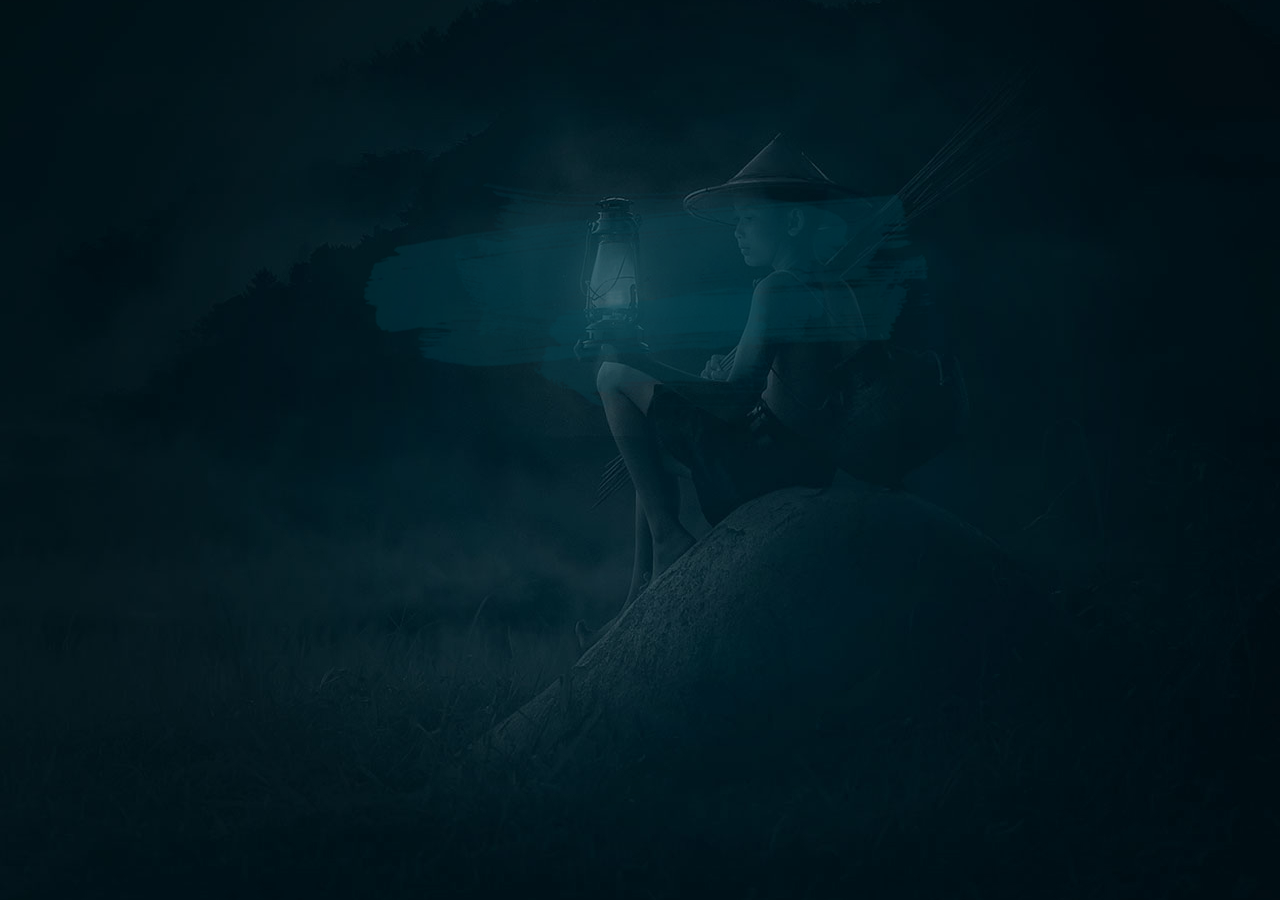
<file: index.html>
<!DOCTYPE html>
<html lang="en">
<head>
  <meta charset="UTF-8">
  <meta http-equiv="X-UA-Compatible" content="IE=edge">
  <meta name="viewport" content="width=device-width, initial-scale=1.0">
  <title>Main</title>
  <link rel="stylesheet" href="./Style/normalize.css">
  <link rel="stylesheet" href="./Style/others.css">
  <link rel="preconnect" href="https://fonts.googleapis.com">
  <link rel="preconnect" href="https://fonts.gstatic.com" crossorigin>
  <link href="https://fonts.googleapis.com/css2?family=Open+Sans:wght@300;400;500;600;700;800&display=swap" rel="stylesheet">
</head>
<body>
  <div class="welcome">
    <div class="welcome__container">
      <div class="central">
        <img src="./img-offers-page/logo-welcome.png" alt="welcome-logo" class="central__logo">
        <div class="central__subtitle">Открой для себя Азию</div>
        <a href="main.html" class="button button--color--red">Войти</a>
      </div>
    </div>
  </div>
</body>
</html>
</file>
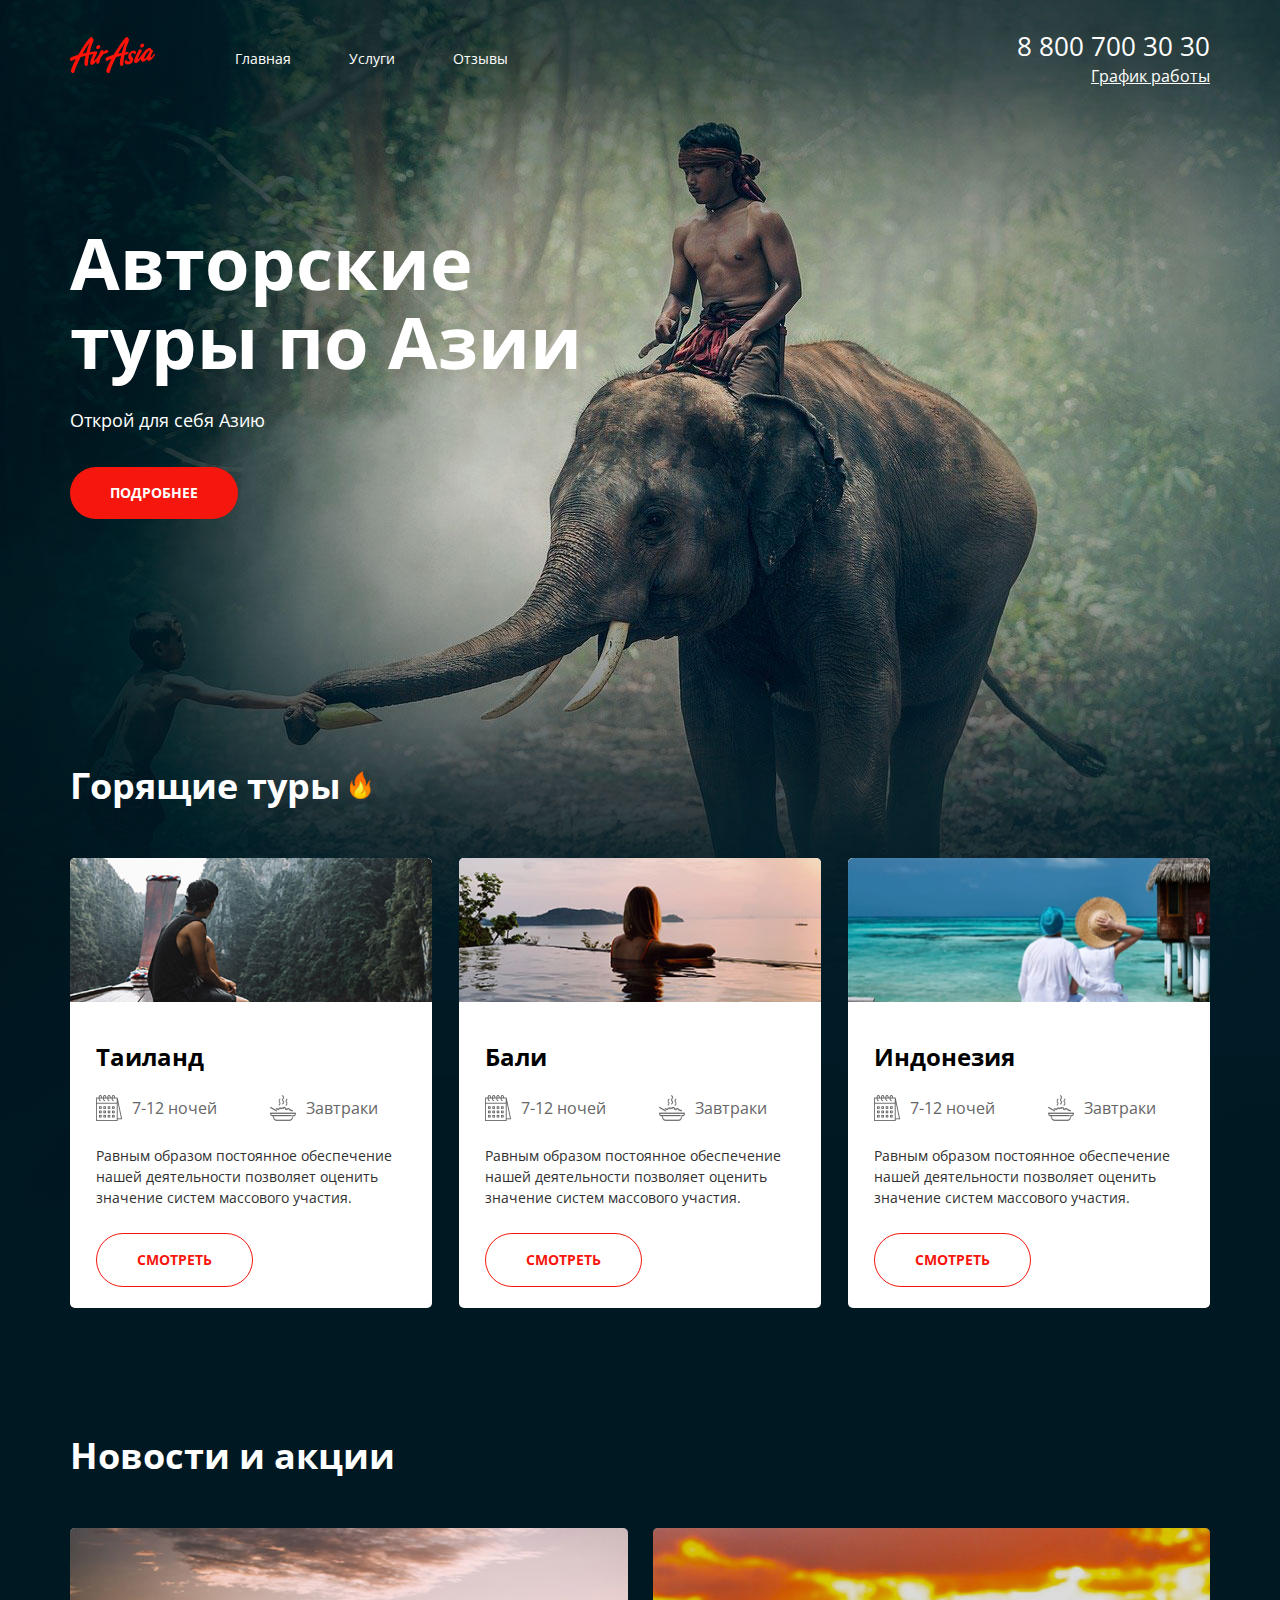
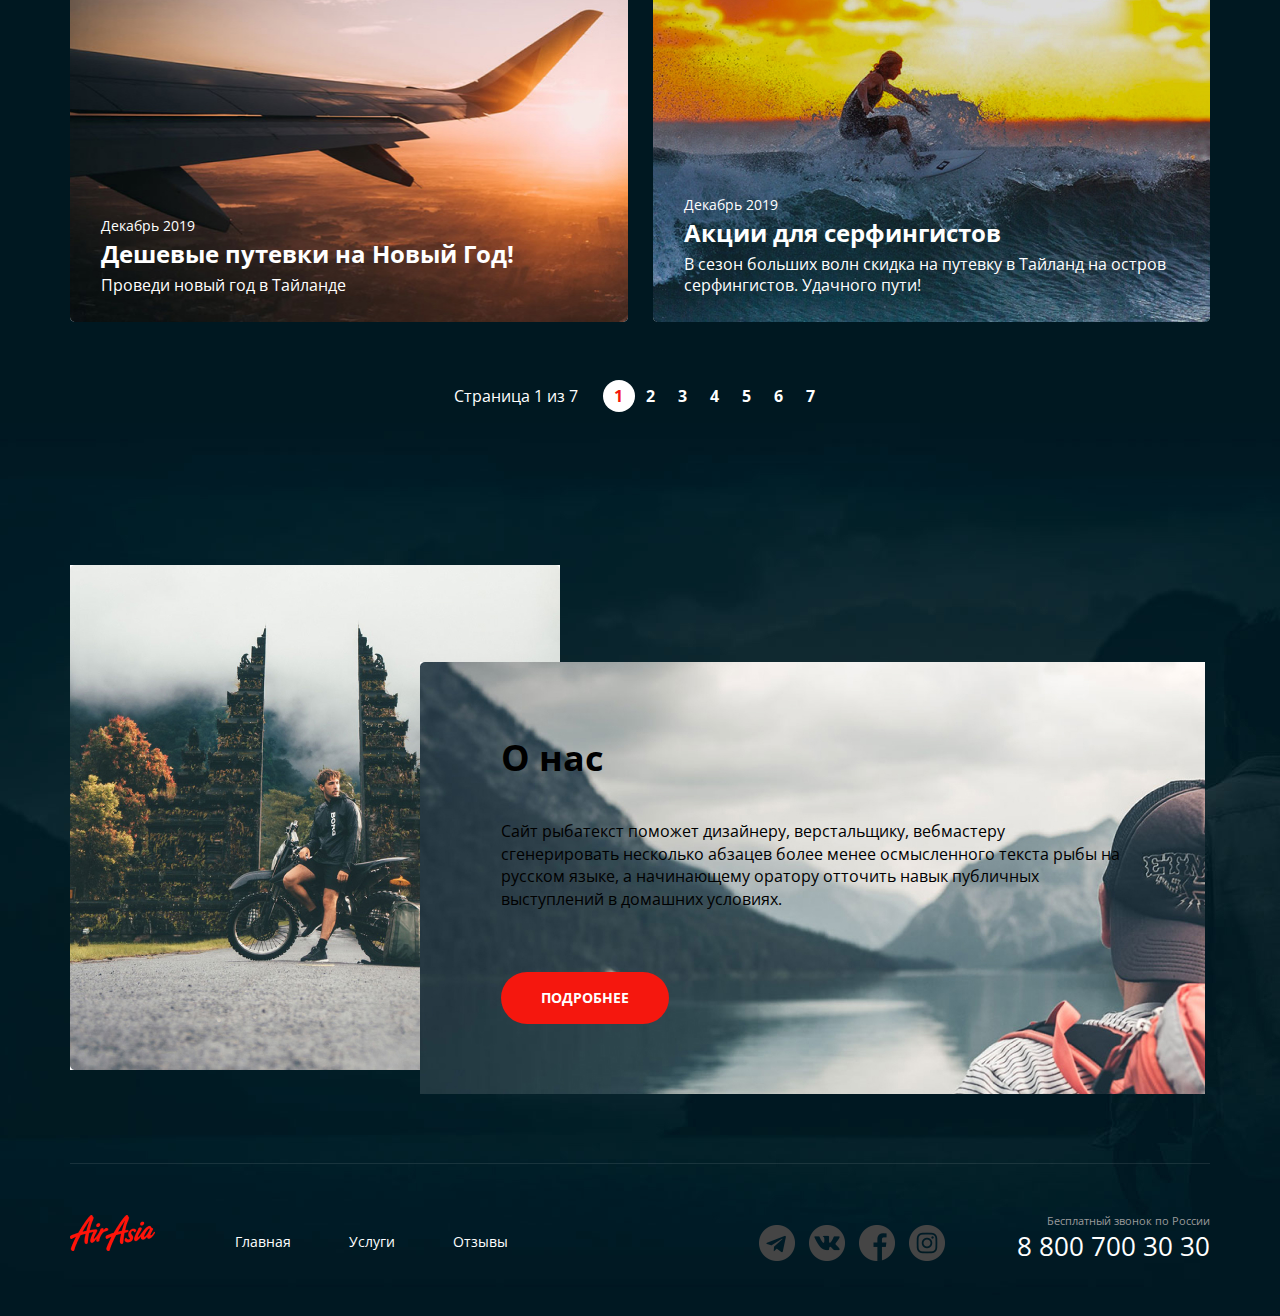
<file: main.html>
<!DOCTYPE html>
<html lang="ru">
<head>
  <meta charset="UTF-8">
  <meta http-equiv="X-UA-Compatible" content="IE=edge">
  <meta name="viewport" content="width=1200, initial-scale=1.0">
  <title>Air Asia</title>
  <link rel="stylesheet" href="./Style/normalize.css">
  <link rel="stylesheet" href="./Style/base.css">
  <link rel="preconnect" href="https://fonts.googleapis.com">
  <link rel="preconnect" href="https://fonts.gstatic.com" crossorigin>
  <link href="https://fonts.googleapis.com/css2?family=Open+Sans:wght@300;400;500;600;700;800&display=swap" rel="stylesheet">
</head>

<body>
<div class="wrapper">
  <div class="wrapper__content">
    <div class="container">
     <header class="header">
       <div class="header__col">
        <a href="main.html" class="logo">
          <img src="./img-offers-page/logo.png" alt="logo compamny" class="logo__img">
        </a>
        <nav class="menu">
          <ul class="menu__list">
            <li class="menu__item">
              <a href="main.html" class="menu__link">Главная</a>
             </li>
            <li class="menu__item">
              <a href="services.html" class="menu__link">Услуги</a>
             </li>
            <li class="menu__item">
              <a href="reviews.html" class="menu__link">Отзывы</a>
             </li>
          </ul>
        </nav>
       </div>
        <div class="header__col header__col--align--right">
          <address class="contacts">
            <a href="tel:+78007003030" class="contacts__phone">8 800 700 30 30</a>
            <div class="dropdown">
            <a href="#" class="dropdown__link">График работы</a>
            <div class="dropdown__menu">
              <ul class="dropdown__list">
                <li class="dropdown__item dropdown__item--bold">пн-вс: 09:00 - 20:00</li>
                <li class="dropdown__item">Обед: 14:00-14:30</li>
              </ul>
            </div>
          </div>
          </address> 
        </div>     
    </div> 
     </header>
      <main class="maincontent">
           <section class="hello">
             <div class="container hello__container">
              <h1 class="hello__title">Авторские туры по Азии</h1>
              <div class="hello__subtitle">Открой для себя Азию</div>
             <a href="#" class="button">подробнее</a> 
             </div>
           </section>
           <section class="offers">
             <div class="container">
              <h2 class="offers__title">Горящие туры
              </h2>
              <ul class="offers__list">
                <li class="offers__item">
                  <div class="offers__header">
                  <img src="./img-offers-page/river.jpg" alt="hot tour" class="offers__img">
                </div>
                  <div class="offers__content">
                    <h3 class="offers__content__title">Таиланд</h3>
                    <ul class="offers__features">
                      <li class="offers__features__item">
                        <img src="./img-offers-page/calendar.png" alt="calender" class="offers__feature__img">
                        <div class="offers__feature__text">7-12 ночей</div>
                      <li class="offers__features__item">
                        <img src="./img-offers-page/meal.png" alt="breakfast" class="offers__feature__img">
                        <div class="offers__feature__text">Завтраки
                        </div>  
                      </li>
                    </ul>
                    <p class="offers__text">
                      Равным образом постоянное обеспечение нашей деятельности позволяет оценить значение систем массового участия.
                    </p>
                    <a href="#" class="button--light">Смотреть</a>
                  </div>
                </li>
                <li class="offers__item">
                  <img src="./img-offers-page/pool.jpg" alt="hot tour" class="offers__img">
                  <div class="offers__content">
                    <h3 class="offers__content__title">Бали</h3>
                    <ul class="offers__features">
                      <li class="offers__features__item">
                        <img src="./img-offers-page/calendar.png" alt="calender" class="offers__feature__img">
                        <div class="offers__feature__text">7-12 ночей</div>
                      <li class="offers__features__item">
                        <img src="./img-offers-page/meal.png" alt="breakfast" class="offers__feature__img">
                        <div class="offers__feature__text">Завтраки</div>  
                      </li>
                    </ul>
                    <p class="offers__text">
                      Равным образом постоянное обеспечение нашей деятельности позволяет оценить значение систем массового участия.
                    </p>
                    <a href="#" class="button--light">Смотреть</a>
                  </div>
                </li>
                <li class="offers__item">
                  <img src="./img-offers-page/ocean.jpg" alt="hot tour" class="offers__img">
                  <div class="offers__content">
                    <h3 class="offers__content__title">Индонезия</h3>
                    <ul class="offers__features">
                      <li class="offers__features__item">
                        <img src="./img-offers-page/calendar.png" alt="calender" class="offers__feature__img">
                        <div class="offers__feature__text">7-12 ночей</div>
                      <li class="offers__features__item">
                        <img src="./img-offers-page/meal.png" alt="breakfast" class="offers__feature__img">
                        <div class="offers__feature__text">Завтраки</div>  
                      </li>
                    </ul>
                    <p class="offers__text">
                      Равным образом постоянное обеспечение нашей деятельности позволяет оценить значение систем массового участия.
                    </p>
                    <a href="#" class="button--light">Смотреть</a>
                  </div>
                </li>                            
              </ul>
             </div>
           </section>
           <section class="news">
             <div class="container">
            <h2 class="news__title">Новости и акции</h2>
            <ul class="news__list">
             <li class="news__item">
              <div class="img">
                <img src="./img-offers-page/plain.jpg" alt="news" class="news__cover">
              </div> 
              <div class="news__content">
              <date class="news__date">Декабрь 2019</date>
              <div class="news__subtitle">Дешевые путевки на Новый Год!</div>
              <div class="news__desc">Проведи новый год в Тайланде</div>
              </div>
             </li> 
             <li class="news__item">
              <div class="img">
                <img src="./img-offers-page/Surfer.jpg" alt="news" class="news__cover">
              </div> 
              <div class="news__content">
              <date class="news__date">Декабрь 2019</date>
              <div class="news__subtitle">Акции для серфингистов</div>
              <div class="news__desc">В сезон больших волн скидка на путевку в Тайланд на остров серфингистов. Удачного пути!</div>
              </div>
             </li>              
            </ul>
            <div class="pagination">
              <div class="pagination__display">Страница 1 из 7</div>
              <ul class="pagination__list">
                <li class="pagination__item paginator__item--active">
                  <a href="#" class="pagination__link">1</a>
                </li>
                <li class="pagination__item">
                  <a href="#" class="pagination__link">2</a> 
                </li>
                <li class="pagination__item">
                  <a href="#" class="pagination__link">3</a>
                </li> 
                <li class="pagination__item">
                  <a href="#" class="pagination__link">4</a>
                </li>
                <li class="pagination__item">
                  <a href="#" class="pagination__link">5</a>
                </li>
                <li class="pagination__item">
                  <a href="#" class="pagination__link">6</a>
                </li>
                <li class="pagination__item">
                  <a href="#" class="pagination__link">7</a>
                </li>                                                                                               
              </ul>
            </div>
             </div>
            </section>
           <section class="section">
             <div class="container">
               <div class="about">
                 <div class="about__desc">
                   <h2 class="about__title">О нас</h2>
                   <div class="about__desc--text">
                    <p>
                      Сайт рыбатекст поможет дизайнеру, верстальщику, вебмастеру сгенерировать несколько абзацев более менее осмысленного текста рыбы на русском языке, а начинающему оратору отточить навык публичных выступлений в домашних условиях.  
                    </p>
                   </div>
                   <a href="#" class="button button__about">Подробнее</a>
                 </div>
               </div>
             </div>
           </section>   
      </main>
      <div class="separator">
        <div class="container">
          <img src="./img-offers-page/line.png" alt="line" class="separator__img">
        </div>
      </div>
      <div class="container">
        <footer class="footer">
          <div class="footer__col">
            <a href="main.html" class="footer__logo">
              <img src="./img-offers-page/logo.png" alt="logo company" class="footer__logo__img">
            </a>
            <nav class="footer__menu">
              <ul class="footer__menu__list">
                <li class="footer__menu__item">
                  <a href="main.html" class="footer__menu__link">Главная</a>
                 </li>
                <li class="footer__menu__item">
                  <a href="services.html" class="footer__menu__link">Услуги</a>
                 </li>
                <li class="footer__menu__item">
                  <a href="reviews.html" class="footer__menu__link">Отзывы</a>
                 </li> 
              </ul>
            </nav>
          </div>
          <div class="footer__col footer__col--align--right">
            <ul class="socials">
              <li class="socials__item socials__item--icon--telegram">
                <a href="#" class="socials__link"></a>
              </li>
              <li class="socials__item socials__item--icon--vk">
                <a href="#" class="socials__link"></a>
              </li>
              <li class="socials__item socials__item--icon--facebook">
                <a href="#" class="socials__link"></a>
              </li>
              <li class="socials__item socials__item--icon--instagram">
                <a href="#" class="socials__link"></a>
              </li>
            </ul>
            <address class="footer__contacts">
              <div class="footer__contscts__desc">Бесплатный звонок по России</div>
              <a href="tel:+78007003030" class="footer__contacts__phone">8 800 700 30 30</a>
            </address>
          </div>
        </div>
        </footer>
    </div>
 
    </div>
  </div>
</div>
</body>
</html>
</file>
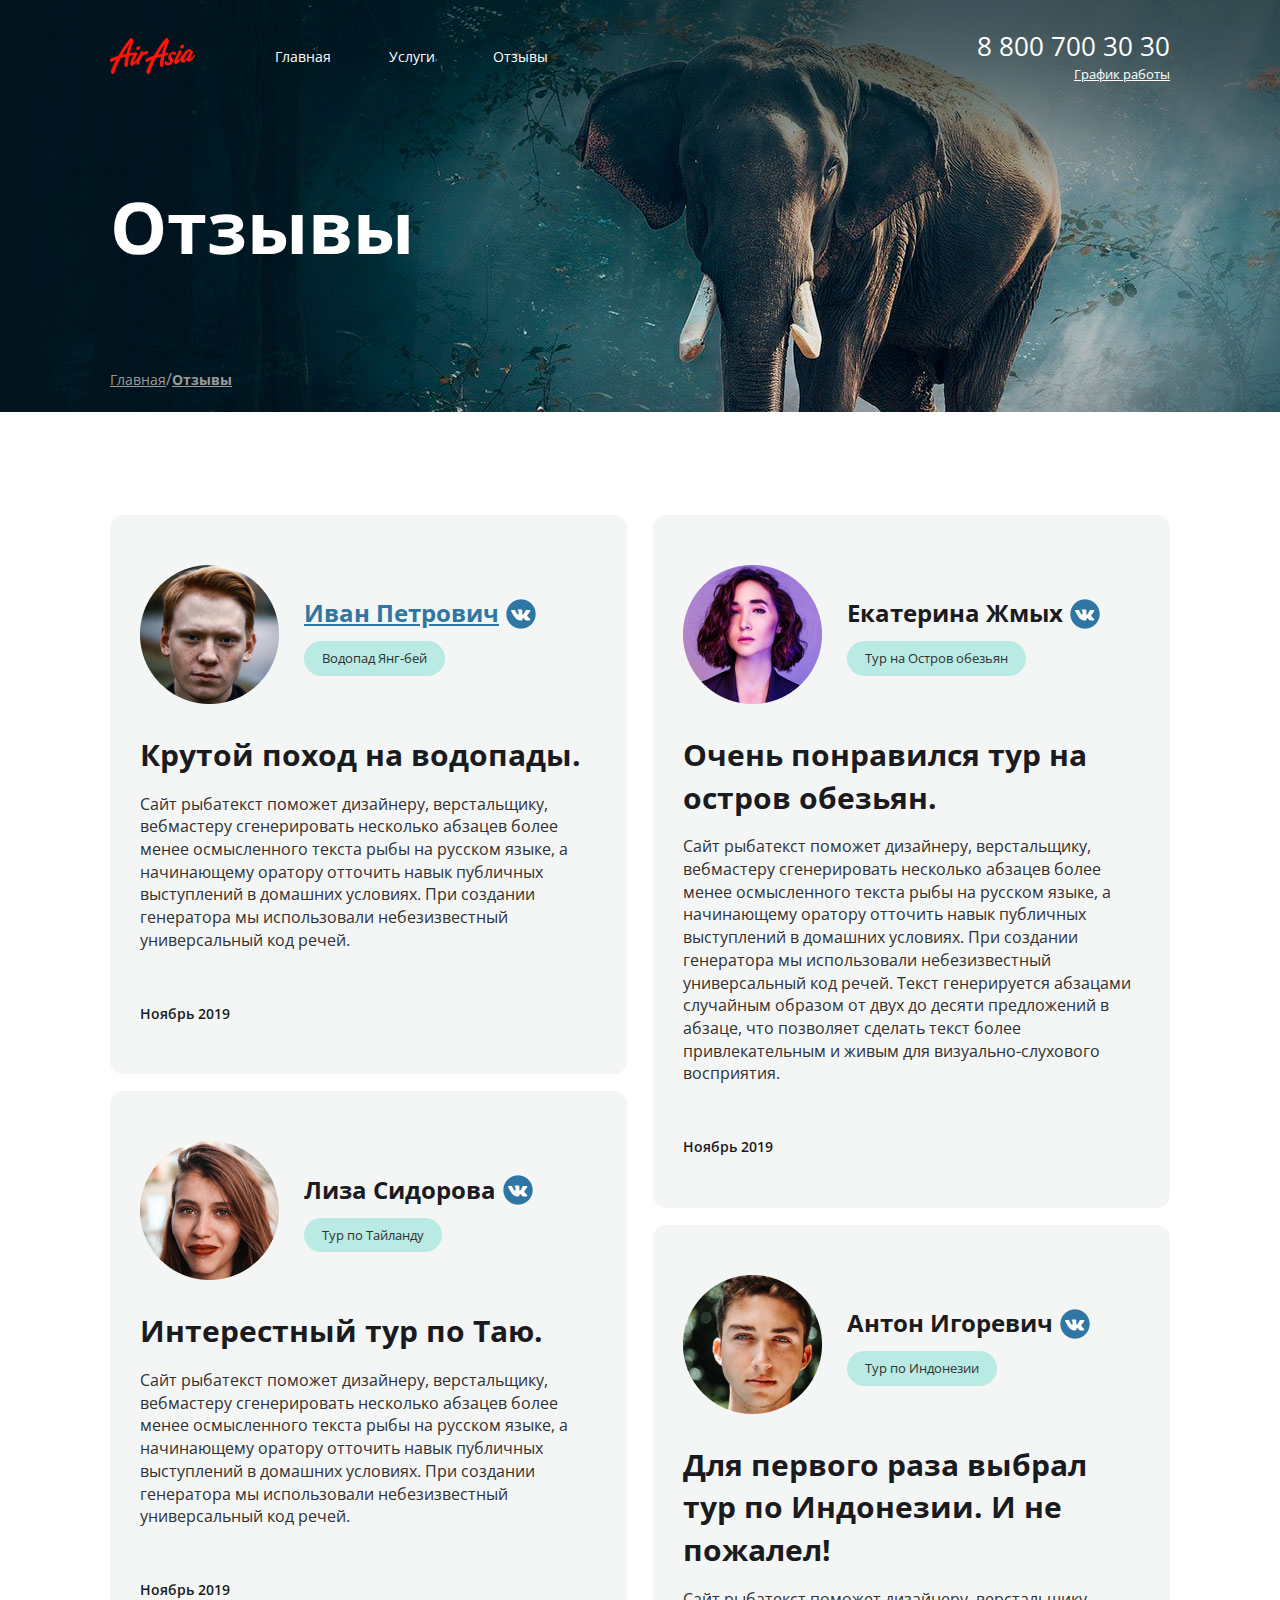
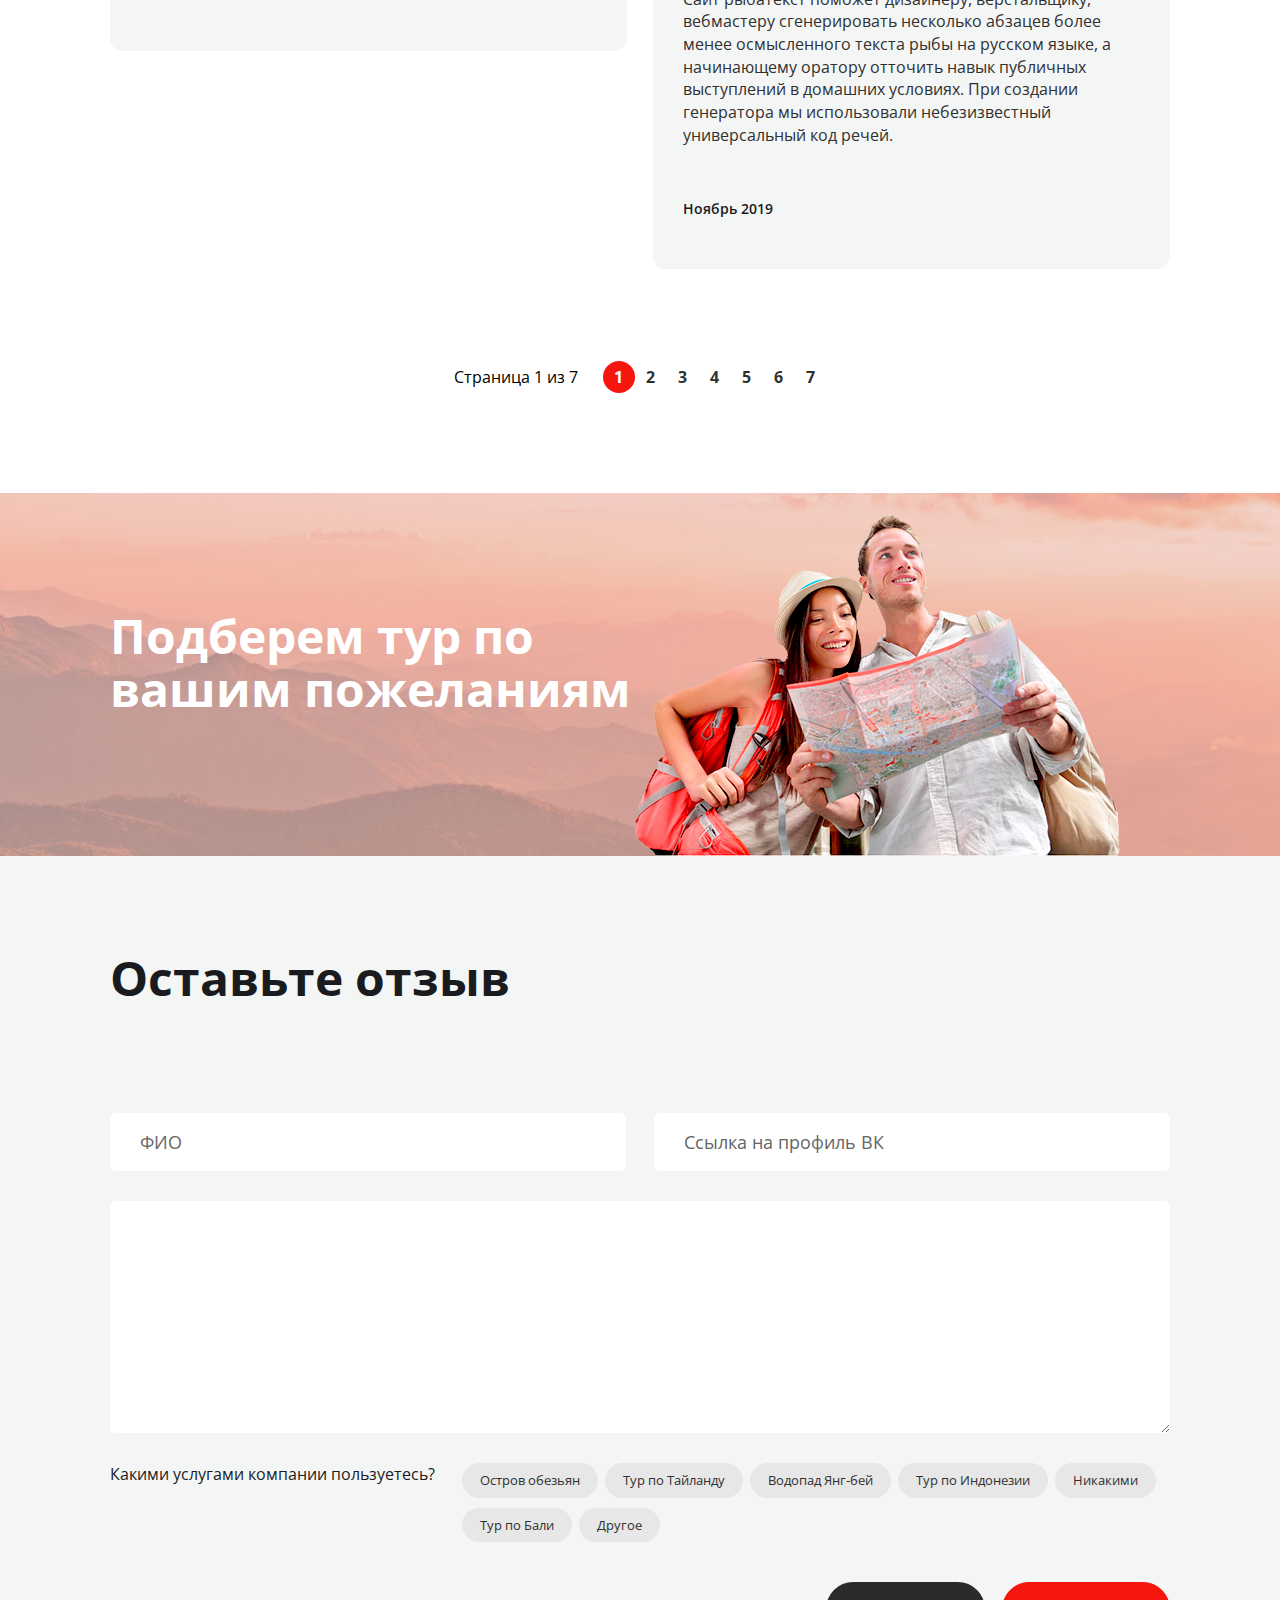
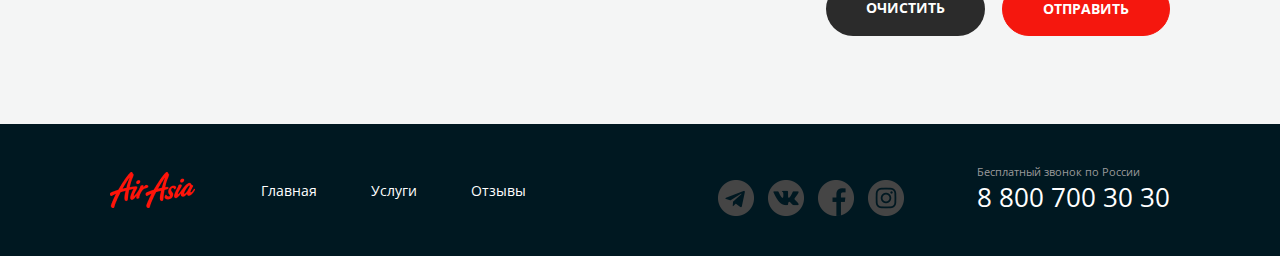
<file: reviews.html>
<!DOCTYPE html>
<html lang="ru">
<head>
  <meta charset="UTF-8">
  <meta http-equiv="X-UA-Compatible" content="IE=edge">
  <meta name="viewport" content="width=device-width, initial-scale=1.0">
  <title>Reviews</title>
  <link rel="stylesheet" href="./Style/normalize.css">
  <link rel="stylesheet" href="./Style/others.css">
  <link rel="preconnect" href="https://fonts.googleapis.com">
  <link rel="preconnect" href="https://fonts.gstatic.com" crossorigin>
  <link href="https://fonts.googleapis.com/css2?family=Open+Sans:wght@300;400;500;600;700;800&display=swap" rel="stylesheet">
</head>
<body>
  <div class="wrapper">
    <section class="top-line">
      <div class="container">
        <header class="header">
          <div class="header__col">
           <a href="main.html" class="logo">
             <img src="./img-offers-page/logo.png" alt="logo compamny" class="logo__img">
           </a>
           <nav class="menu">
             <ul class="menu__list">
               <li class="menu__item">
                 <a href="main.html" class="menu__link">Главная</a>
                </li>
               <li class="menu__item">
                 <a href="services.html" class="menu__link">Услуги</a>
                </li>
               <li class="menu__item">
                 <a href="reviews.html" class="menu__link">Отзывы</a>
                </li>
             </ul>
           </nav>
          </div>
           <div class="header__col header__col--align--right">
             <address class="contacts">
               <a href="tel:+78007003030" class="contacts__phone">8 800 700 30 30</a>
               <div class="contacts__info">График работы</div>
             </address> 
           </div>     
        </header>
        <h1 class="page-title">Отзывы</h1>
        <nav class="breadcrumbs">
          <ul class="breadcrumbs__list">
            <li class="breadcrumbs__item">
              <a href="main.html" class="breadcrumbs__link">Главная</a>
            </li>
            <li class="breadcrumbs__item breadcrumbs__item--active">
              <a href="reviews.html" class="breadcrumbs__link">Отзывы</a>
            </li>
          </ul>
        </nav>
      </div>
    </section>
    <main class="page-content">
      <div class="container">
        <ul class="reviews">
          <li class="reviews__item review">
          <div class="review__header">
            <div class="review__photo">
             <div class="avatar">
               <img src="./img-offers-page/avatar.png" alt="user" class="avatar__img">
             </div>
            </div>
            <div class="review__userdata">
             <a href="#" class="review__user review__user--active">Иван Петрович</a>
              <ul class="review__tags">
                <li class="review__tag-item tag tag--bg--green">
                 Водопад Янг-бей
                </li>
              </ul>
            </div>
          </div>
          <div class="review__content">
            <h3 class="review__title">Крутой поход на водопады.</h3>
            <div class="review__content-text">
              <p>
                Сайт рыбатекст поможет дизайнеру, верстальщику, вебмастеру сгенерировать несколько абзацев более менее осмысленного текста рыбы на русском языке, а начинающему оратору отточить навык публичных выступлений в домашних условиях. При создании генератора мы использовали небезизвестный универсальный код речей. 
              </p>
            </div>
            <time class="review__date">Ноябрь 2019</time>
          </div>
          </li>
          <li class="reviews__item review">
            <div class="review__header">
              <div class="review__photo">
               <div class="avatar">
                 <img src="./img-offers-page/avatar3.png" alt="user" class="avatar__img">
               </div>
              </div>
              <div class="review__userdata">
               <a href="#" class="review__user">Лиза Сидорова</a>
                <ul class="review__tags">
                  <li class="review__tag-item tag tag--bg--green">
                    Тур по Тайланду
                  </li>
                </ul>
              </div>
            </div>
            <div class="review__content">
              <h3 class="review__title">Интерестный тур по Таю.</h3>
              <div class="review__content-text">
                <p>
                  Сайт рыбатекст поможет дизайнеру, верстальщику, вебмастеру сгенерировать несколько абзацев более менее осмысленного текста рыбы на русском языке, а начинающему оратору отточить навык публичных выступлений в домашних условиях. При создании генератора мы использовали небезизвестный универсальный код речей. 
                </p>
              </div>
              <time class="review__date">Ноябрь 2019</time>
            </div>
            </li>
          <li class="reviews__item review">
              <div class="review__header">
                <div class="review__photo">
                 <div class="avatar">
                   <img src="./img-offers-page/avatar2.png" alt="user" class="avatar__img">
                 </div>
                </div>
                <div class="review__userdata">
                 <a href="#" class="review__user">Екатерина Жмых</a>
                  <ul class="review__tags">
                    <li class="review__tag-item tag tag--bg--green">
                      Тур на Остров обезьян
                    </li>
                  </ul>
                </div>
              </div>
              <div class="review__content">
                <h3 class="review__title">Очень понравился тур на остров обезьян.</h3>
                <div class="review__content-text">
                  <p>
                  Сайт рыбатекст поможет дизайнеру, верстальщику, вебмастеру сгенерировать несколько абзацев более менее осмысленного текста рыбы на русском языке, а начинающему оратору отточить навык публичных выступлений в домашних условиях. При создании генератора мы использовали небезизвестный универсальный код речей. Текст генерируется абзацами случайным образом от двух до десяти предложений в абзаце, что позволяет сделать текст более привлекательным и живым для визуально-слухового восприятия.
                  </p>
                </div>
                <time class="review__date">Ноябрь 2019</time>
              </div>
              </li>
          <li class="reviews__item review">
                <div class="review__header">
                  <div class="review__photo">
                   <div class="avatar">
                     <img src="./img-offers-page/avatar4.png" alt="user" class="avatar__img">
                   </div>
                  </div>
                  <div class="review__userdata">
                   <a href="#" class="review__user">Антон Игоревич</a>
                    <ul class="review__tags">
                      <li class="review__tag-item tag tag--bg--green">
                       Тур по Индонезии
                      </li>
                    </ul>
                  </div>
                </div>
                <div class="review__content">
                  <h3 class="review__title">Для первого раза выбрал тур по Индонезии. И не пожалел!</h3>
                  <div class="review__content-text">
                    <p>
                      Сайт рыбатекст поможет дизайнеру, верстальщику, вебмастеру сгенерировать несколько абзацев более менее осмысленного текста рыбы на русском языке, а начинающему оратору отточить навык публичных выступлений в домашних условиях. При создании генератора мы использовали небезизвестный универсальный код речей.
                    </p>
                  </div>
                  <time class="review__date">Ноябрь 2019</time>
                </div>
                </li>
          </ul>
        <div class="pagination">
          <div class="pagination__display">Страница 1 из 7</div>
          <ul class="pagination__list">
            <li class="pagination__item pagination__item--active">
              <a href="#" class="pagination__link">1</a>
            </li>
            <li class="pagination__item">
              <a href="#" class="pagination__link">2</a> 
            </li>
            <li class="pagination__item">
              <a href="#" class="pagination__link">3</a>
            </li> 
            <li class="pagination__item">
              <a href="#" class="pagination__link">4</a>
            </li>
            <li class="pagination__item">
              <a href="#" class="pagination__link">5</a>
            </li>
            <li class="pagination__item">
              <a href="#" class="pagination__link">6</a>
            </li>
            <li class="pagination__item">
              <a href="#" class="pagination__link">7</a>
            </li>                                                                                               
          </ul>
        </div>
      </div>
    </main>
    <section class="separator">
      <div class="container">
        <div class="separator__content">
          <h2 class="separator__title">Подберем тур по вашим пожеланиям</h2>
        </div>
      </div>
    </section>
    <section class="inner-section inner-section--bg--grey">
      <div class="container">
        <h2 class="inner-section__title">Оставьте отзыв</h2>
        <form class="form">
          <div class="form__row">
            <input type="text" placeholder="ФИО" class="form__input">
            <input type="text" placeholder="Ссылка на профиль ВК" class="form__input">
          </div>
          <div class="form__row">
            <textarea placeholder="Напишите свой честный отзыв ;)" class="form__input form__input--textarea">
            </textarea>
          </div>
          <div class="form__controls">
            <div class="form__controls-title">Какими услугами компании пользуетесь?</div>
            <ul class="controls">
              <li class="controls__item">
                <label class="controls__elem">
                  <input type="checkbox" class="controls__checkbox">
                  <div class="tag controls__tag">Остров обезьян</div>
                </label>
              </li>
              <li class="controls__item">
                <label class="controls__elem">
                  <input type="checkbox" class="controls__checkbox">
                  <div class="tag controls__tag">Тур по Тайланду</div>
                </label>
              </li>
              <li class="controls__item">
                <label class="controls__elem">
                  <input type="checkbox" class="controls__checkbox">
                  <div class="tag controls__tag">Водопад Янг-бей</div>
                </label>
              </li>
              <li class="controls__item">
                <label class="controls__elem">
                  <input type="checkbox" class="controls__checkbox">
                  <div class="tag controls__tag">Тур по Индонезии</div>
                </label>
              </li>
              <li class="controls__item">
                <label class="controls__elem">
                  <input type="checkbox" class="controls__checkbox">
                  <div class="tag controls__tag">Никакими</div>
                </label>
              </li>
              <li class="controls__item">
                <label class="controls__elem">
                  <input type="checkbox" class="controls__checkbox">
                  <div class="tag controls__tag">Тур по Бали</div>
                </label>
              </li>
              <li class="controls__item">
                <label class="controls__elem">
                  <input type="checkbox" class="controls__checkbox">
                  <div class="tag controls__tag">Другое</div>
                </label>
              </li>
            </ul>
          </div>
          <div class="form__button">
            <button type="reset" class="button form__button button--color--black">Очистить</button>
            <button type="submit" class="button form__button button--color--red">Отправить</button>
          </div>
        </form>
      </div>
    </section>
    <footer class="footer-container">
      <div class="container footer-container__content">
        <div class="footer footer-container__section">
        <div class="footer__col">
          <a href="main.html" class="footer__logo">
            <img src="./img-offers-page/logo.png" alt="logo company" class="footer__logo__img">
          </a>
          <nav class="footer__menu">
            <ul class="footer__menu__list">
              <li class="footer__menu__item">
                <a href="main.html" class="footer__menu__link">Главная</a>
               </li>
              <li class="footer__menu__item">
                <a href="services.html" class="footer__menu__link">Услуги</a>
               </li>
              <li class="footer__menu__item">
                <a href="reviews.html" class="footer__menu__link">Отзывы</a>
               </li> 
            </ul>
          </nav>
        </div>
        <div class="footer__col footer__col--align--right">
          <ul class="socials">
            <li class="socials__item socials__item--icon--telegram">
              <a href="#" class="socials__link"></a>
            </li>
            <li class="socials__item socials__item--icon--vk">
              <a href="#" class="socials__link"></a>
            </li>
            <li class="socials__item socials__item--icon--facebook">
              <a href="#" class="socials__link"></a>
            </li>
            <li class="socials__item socials__item--icon--instagram">
              <a href="#" class="socials__link"></a>
            </li>
          </ul>
          <address class="footer__contacts">
            <div class="footer__contscts__desc">Бесплатный звонок по России</div>
            <a href="tel:+78007003030" class="footer__contacts__phone">8 800 700 30 30</a>
          </address>
        </div>
      </div>
      </div>
    </footer>
  </div>
  
</body>
</html>
</file>
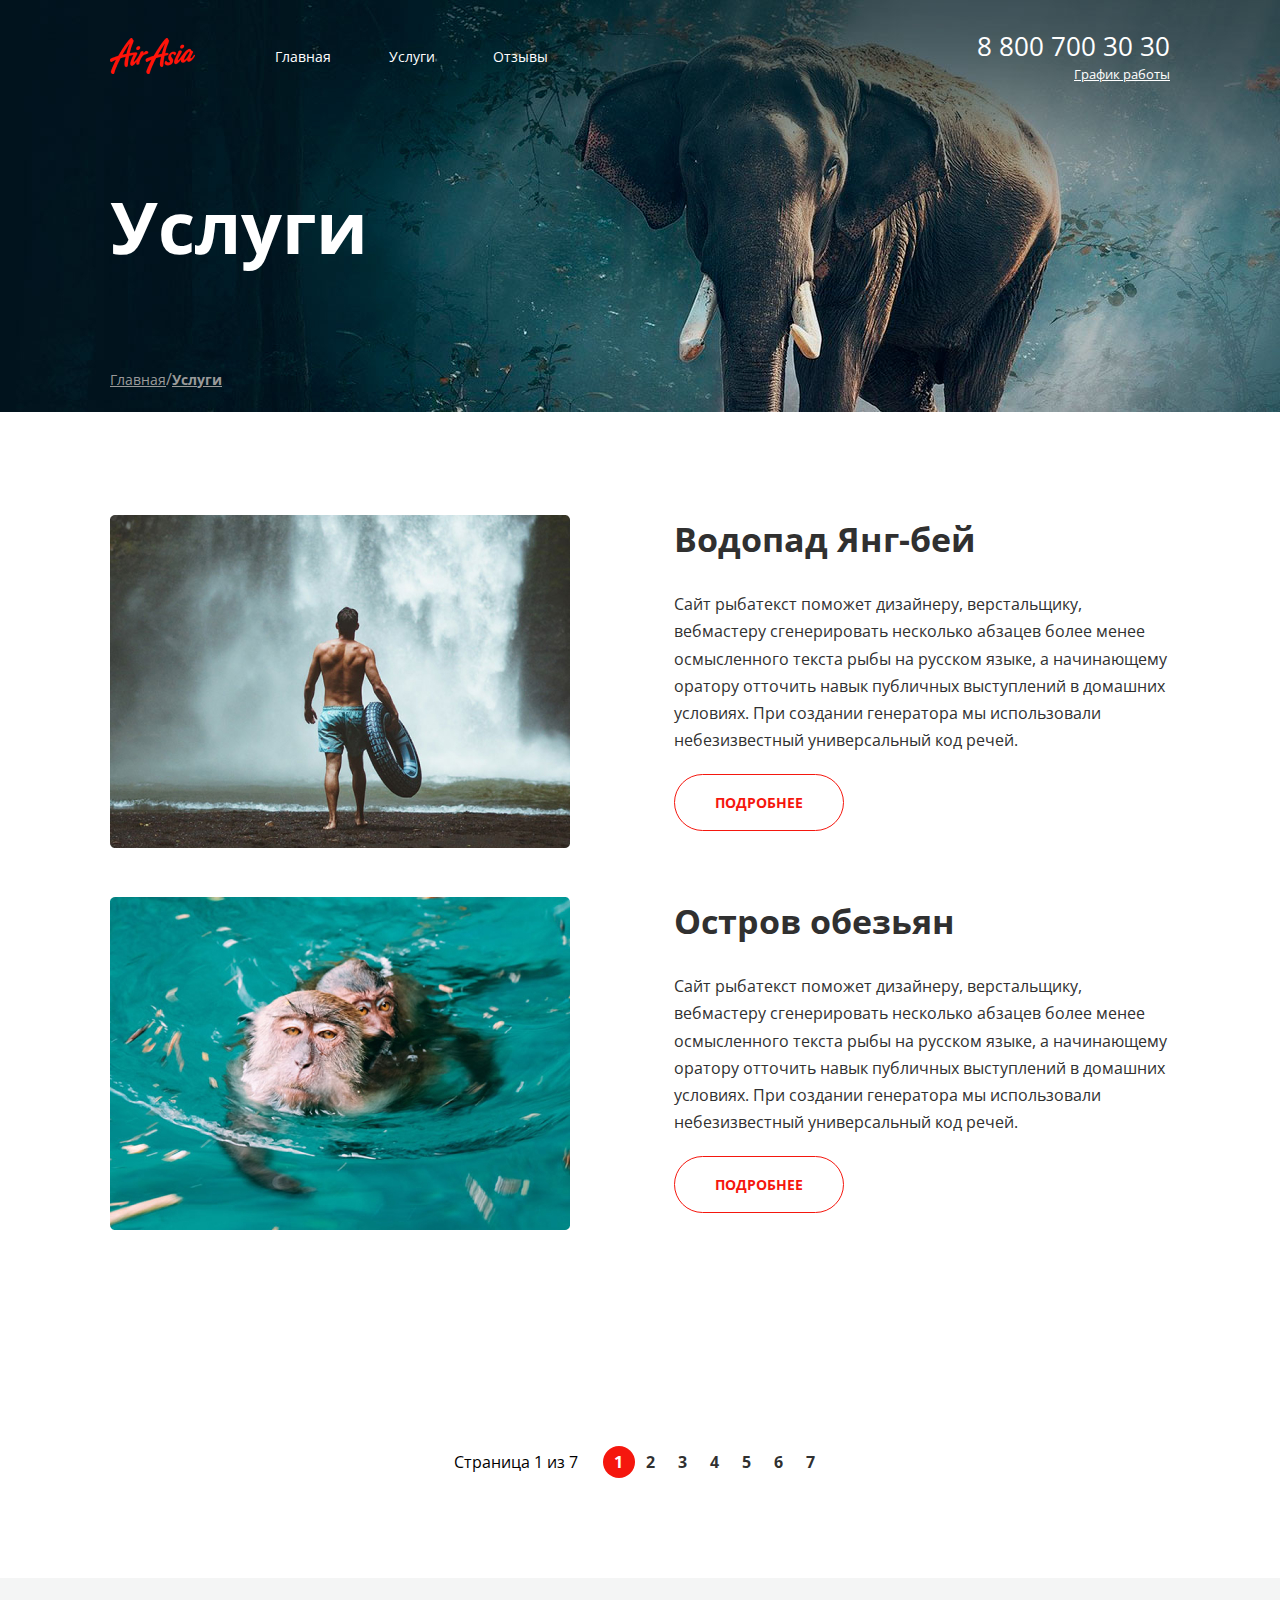
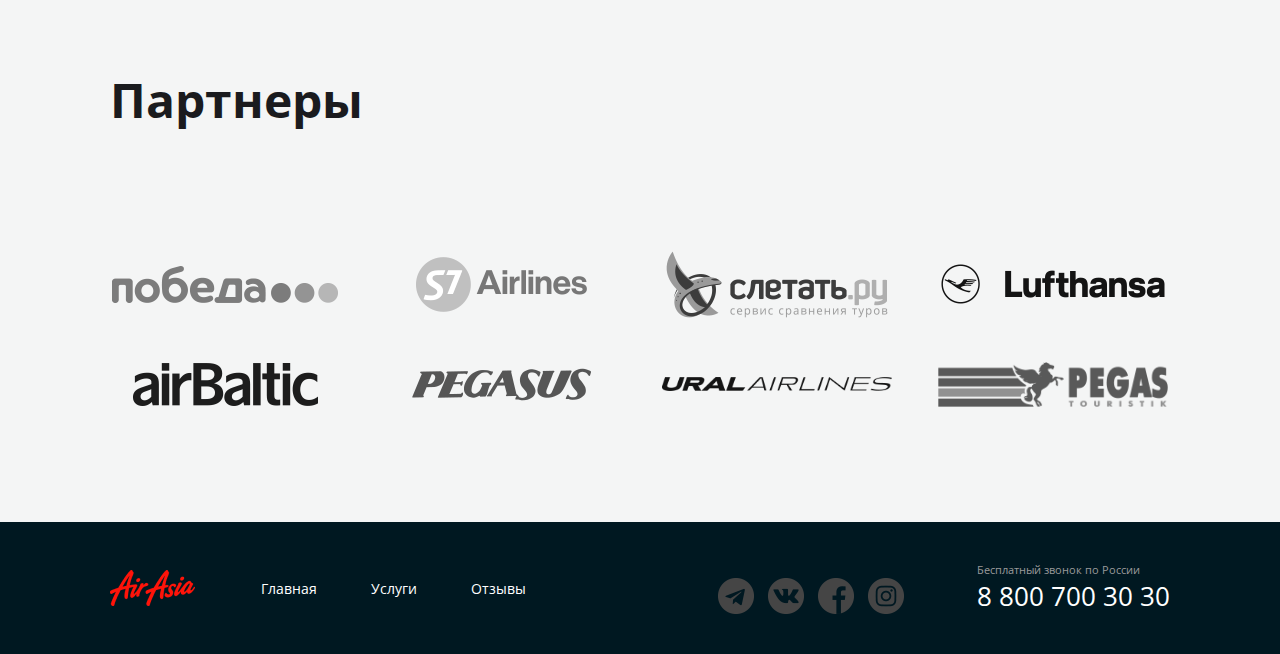
<file: services.html>
<!DOCTYPE html>
<html lang="ru">
<head>
  <meta charset="UTF-8">
  <meta http-equiv="X-UA-Compatible" content="IE=edge">
  <meta name="viewport" content="width=1200, initial-scale=1.0">
  <title>Services</title>
  <link rel="stylesheet" href="./Style/normalize.css">
  <link rel="stylesheet" href="./Style/others.css">
  <link rel="preconnect" href="https://fonts.googleapis.com">
  <link rel="preconnect" href="https://fonts.gstatic.com" crossorigin>
  <link href="https://fonts.googleapis.com/css2?family=Open+Sans:wght@300;400;500;600;700;800&display=swap" rel="stylesheet">
</head>

<body>
<div class="wrapper">
  <section class="top-line">
    <div class="container">
      <header class="header">
        <div class="header__col">
         <a href="main.html" class="logo">
           <img src="./img-offers-page/logo.png" alt="logo compamny" class="logo__img">
         </a>
         <nav class="menu">
           <ul class="menu__list">
             <li class="menu__item">
               <a href="main.html" class="menu__link">Главная</a>
              </li>
             <li class="menu__item">
               <a href="services.html" class="menu__link">Услуги</a>
              </li>
             <li class="menu__item">
               <a href="reviews.html" class="menu__link">Отзывы</a>
              </li>
           </ul>
         </nav>
        </div>
         <div class="header__col header__col--align--right">
           <address class="contacts">
             <a href="tel:+78007003030" class="contacts__phone">8 800 700 30 30</a>
             <div class="contacts__info">График работы</div>
           </address> 
         </div>     
      </header>
      <h1 class="page-title">Услуги</h1>
      <nav class="breadcrumbs">
        <ul class="breadcrumbs__list">
          <li class="breadcrumbs__item">
            <a href="main.html" class="breadcrumbs__link">Главная</a>
          </li>
          <li class="breadcrumbs__item breadcrumbs__item--active">
            <a href="services.html" class="breadcrumbs__link">Услуги</a>
          </li>
        </ul>
      </nav>
    </div>
  </section>
  <main class="page-content">
    <div class="container">
      <ul class="services">
        <li class="services__item service">
          <div class="service__img">
           <img src="./img-offers-page/waterfall.jpg" alt="waterfall" class="service__img-elem">
          </div>
          <div class="service__content">
           <h2 class="service__title">Водопад Янг-бей</h2>
           <div class="service__desc">
             <p>
              Сайт рыбатекст поможет дизайнеру, верстальщику, вебмастеру сгенерировать несколько абзацев более менее осмысленного текста рыбы на русском языке, а начинающему оратору отточить навык публичных выступлений в домашних условиях. При создании генератора мы использовали небезизвестный универсальный код речей. 
             </p>
           </div>
           <a href="#" class="button">Подробнее</a>
          </div>
        </li>
        <li class="services__item service">
          <div class="service__img">
           <img src="./img-offers-page/monkeys.jpg" alt="monkeys" class="service__img-elem">
          </div>
          <div class="service__content">
           <h2 class="service__title">Остров обезьян</h2>
           <div class="service__desc">
             <p>
              Сайт рыбатекст поможет дизайнеру, верстальщику, вебмастеру сгенерировать несколько абзацев более менее осмысленного текста рыбы на русском языке, а начинающему оратору отточить навык публичных выступлений в домашних условиях. При создании генератора мы использовали небезизвестный универсальный код речей. 
             </p>
           </div>
           <a href="#" class="button">Подробнее</a>
          </div>
        </li>
      </ul>
      <div class="pagination">
        <div class="pagination__display">Страница 1 из 7</div>
        <ul class="pagination__list">
          <li class="pagination__item pagination__item--active">
            <a href="#" class="pagination__link">1</a>
          </li>
          <li class="pagination__item">
            <a href="#" class="pagination__link">2</a> 
          </li>
          <li class="pagination__item">
            <a href="#" class="pagination__link">3</a>
          </li> 
          <li class="pagination__item">
            <a href="#" class="pagination__link">4</a>
          </li>
          <li class="pagination__item">
            <a href="#" class="pagination__link">5</a>
          </li>
          <li class="pagination__item">
            <a href="#" class="pagination__link">6</a>
          </li>
          <li class="pagination__item">
            <a href="#" class="pagination__link">7</a>
          </li>                                                                                               
        </ul>
      </div>
    </div>
  </main>
  <section class="inner-section inner-section--bg--grey">
    <div class="container">
      <h2 class="inner-section__title">Партнеры</h2>
      <ul class="partners">
        <li class="partners__item">
          <a href="#" class="partners__link">
            <img src="./img-offers-page/pobeda.png" alt="pobeda-logo" class="partners__logo">
          </a>
        </li>
        <li class="partners__item">
          <a href="#" class="partners__link">
            <img src="./img-offers-page/s7.png" alt="s7-logo" class="partners__logo">
          </a>
        </li>
        <li class="partners__item">
          <a href="#" class="partners__link">
            <img src="./img-offers-page/lets-fly.png" alt="letsfly-logo" class="partners__logo">
          </a>
        </li>
        <li class="partners__item">
          <a href="#" class="partners__link">
            <img src="./img-offers-page/lufthansa.png" alt="lufthansa-logo" class="partners__logo">
          </a>
        </li>
        <li class="partners__item">
          <a href="#" class="partners__link">
            <img src="./img-offers-page/airbaltic.png" alt="airbaltic-logo" class="partners__logo">
          </a>
        </li>
        <li class="partners__item">
          <a href="#" class="partners__link">
            <img src="./img-offers-page/pegasus.png" alt="pegasus-logo" class="partners__logo">
          </a>
        </li>
        <li class="partners__item">
          <a href="#" class="partners__link">
            <img src="./img-offers-page/ural.png" alt="ural-logo" class="partners__logo">
          </a>
        </li>
        <li class="partners__item">
          <a href="#" class="partners__link">
            <img src="./img-offers-page/pegas.png" alt="pegas-logo" class="partners__logo">
          </a>
        </li>
      </ul>
    </div>
  </section>
  <footer class="footer-container">
    <div class="container footer-container__content">
      <div class="footer footer-container__section">
      <div class="footer__col">
        <a href="main.html" class="footer__logo">
          <img src="./img-offers-page/logo.png" alt="logo company" class="footer__logo__img">
        </a>
        <nav class="footer__menu">
          <ul class="footer__menu__list">
            <li class="footer__menu__item">
              <a href="main.html" class="footer__menu__link">Главная</a>
             </li>
            <li class="footer__menu__item">
              <a href="services.html" class="footer__menu__link">Услуги</a>
             </li>
            <li class="footer__menu__item">
              <a href="reviews.html" class="footer__menu__link">Отзывы</a>
             </li> 
          </ul>
        </nav>
      </div>
      <div class="footer__col footer__col--align--right">
        <ul class="socials">
          <li class="socials__item socials__item--icon--telegram">
            <a href="#" class="socials__link"></a>
          </li>
          <li class="socials__item socials__item--icon--vk">
            <a href="#" class="socials__link"></a>
          </li>
          <li class="socials__item socials__item--icon--facebook">
            <a href="#" class="socials__link"></a>
          </li>
          <li class="socials__item socials__item--icon--instagram">
            <a href="#" class="socials__link"></a>
          </li>
        </ul>
        <address class="footer__contacts">
          <div class="footer__contscts__desc">Бесплатный звонок по России</div>
          <a href="tel:+78007003030" class="footer__contacts__phone">8 800 700 30 30</a>
        </address>
      </div>
    </div>
    </div>
  </footer>
  </div>
</body>
</html>
</file>
<file: Style/others.css>
html, body {
  height: 100%;
}

body {
  font-family: 'Open Sans', sans-serif;
  -webkit-font-smoothing: antialiased;
  -moz-osx-font-smoothing: grayscale;
  color: #fff;
  line-height: 1.42;
}

a{
  color: inherit;
}

.wrapper {
  overflow: hidden;
  min-width: 1100px;
  min-height: 100%;
  display: flex;
  flex-direction: column;
}

.wrapper__content {
  flex: 1;
}

.container {
  margin: 0 auto;
  width: 1060px;
  flex: 1;
  display: flex;
  flex-direction: column;
  justify-content: space-between;
}

* {
  box-sizing: border-box;
}

img{
  display: block;
  max-width: 100%;
}

ul {
  margin: 0;
  padding: 0;
}

ul li {
  list-style: none;
}

button {
  border: none;
  background: transparent;
  cursor: pointer;
}

h1, h2, h3, h4, h5, h6 {
  margin: 0;
  font-weight: normal;
}

table {
  border-collapse: collapse;
  border-spacing: 0;
}

.top-line{
  min-height: 415px;
  background: url(../img-offers-page/headline\ 1.jpg) top no-repeat;
  display: flex;
  flex-direction: column;
  padding-bottom: 24px;
}

.header{
  padding-top: 28px;
  display: flex;
  justify-content: space-between;
  align-items: center;
}

.header__col{
  display: flex;
  align-items: center;
}

.header__col--align--right{
  justify-content: flex-end;
}

.logo{
  display: block;
  margin-right: 80px;
}

.menu__list{
  display: inline-block;
}

.menu__item{
  display: inline-block;
  vertical-align: middle;
  margin-right: 54px;
}

.menu__item:last-child{
  margin-right: 0;
}

.menu__link{
  font-size: 14px;
  text-decoration: none;
}

.contacts{
  font-style: normal;
  text-align: right;
}
.contacts__phone{
  text-decoration: none;
  font-size: 26px;
  margin-bottom: 4px;
  color: #fff;
}
.contacts__info{
  font-size: 13px;
  text-decoration: underline;
}

.page-title{
  font-size: 72px;
  line-height: 1;
  font-weight: bold;
}

.breadcrumbs__list{
  display: flex;
  align-items: center;
}

.breadcrumbs__item{
  display: flex;
  align-items: center;
}

.breadcrumbs__item--active .breadcrumbs__link{
  font-weight: bold;
}

.breadcrumbs__item:after{
  content: " / ";
  color: #9A9A9A;
}

.breadcrumbs__item:last-child:after{
  display: none;
}

.breadcrumbs__link{
  color: #9A9A9A;
  font-size: 14px;
}

.page-content{
  background: #F2F2F2;
  color: #303030;
  padding: 100px 0px;
}
.services{
  margin-bottom: 92px;
}
.service{
  display: flex;
}

.service__img{
  width: 490px;
  margin-right: 7%;
  margin-bottom: 49px;
}

.service__content{
  flex: 1;
}

.service__title{
  font-size: 34px;
  font-weight: bold;
  margin-bottom: 28px;
}

.service__desc{
  line-height: 1.7;
  font-size: 16px;
  margin-bottom: 37px;
}

.button{
  border: 1px solid #F5170E;
  box-sizing: border-box;  
  border-radius: 35px;
  font-weight: 700;
  font-size: 14px;
  color: #F5170E;
  line-height: 16px;
  text-transform: uppercase;
  text-decoration: none;
  padding: 18px 40px;
}

.button:hover{
  background: #F5170E;
  color:#fff
}

.pagination{
  display: flex;
  justify-content: center;
  align-items: center;
}

.pagination__display{
  margin-right: 25px;
  color: #000;
}

.pagination__list{
  display: flex;
  align-items: center;
}

.pagination__item{
  text-align: center;
}

.pagination__item--active .pagination__link {
  background: #F5170E;
  color: #fff;
}

.pagination__item--active .pagination__link:hover{
  background: #F5170E;
  color: #fff;
}

.pagination__link{
  display: block;
  width: 32px;
  height: 32px;
  border-radius: 50%;
  text-decoration: none;
  font-weight: 700;
  line-height: 32px;
}

.inner-section{
  background: #F4F5F5;
  color: #1A1B1E;
  padding: 88px 0;
}

.inner-section__title{
  font-size: 48px;
  font-weight: bold;
  margin-bottom: 100px;
}

.partners{
  display: flex;
  flex-wrap: wrap;
}

.partners__item{
  margin-left: 46px;
}

.partners__item:nth-child(4n+1){
 margin-left: 0;
}

.partners__link{
  text-decoration: none;
  display: flex;
  width: 230px;
  height: 100px;
  align-items: center;
  justify-content: center;
  filter: grayscale(100%);
}

.partners__link:hover{
  filter: grayscale(0%);
}

footer{
  position: relative;
  background: #001821;
}

.footer-container{
 margin-top: auto;
}
.footer-container__section{
  height: 132px;
  width: 100%;
}

.footer{
  display: flex;
  align-items: center;
  justify-content: space-between;
}

.footer__logo{
  margin-right: 66px;
}

.footer__col{
  display: flex;
  align-items: center;
}

.footer__col--align--right{
  align-items: flex-end;
}

.footer__menu__list{
  display:flex;
  align-items: center; 
}

.footer__menu__item{
  margin-right: 54px;
}

.footer__menu__item:last-child{
  margin-right: 0;
}

.footer__menu__link{
  font-size: 14px;
  text-decoration: none;
}

.socials{
  margin-right: 73px;
}
    
.socials__item{
  display: inline-block;
  vertical-align: middle;
  margin-right: 10px;
}
    
.socials__item:last-child{
  margin-right: 0;
}
    
    
.socials__link{
  display: block;
  text-decoration: none;
  width: 36px;
  height: 36px;
  background: center center no-repeat;
}
    
.socials__item--icon--telegram .socials__link{
  background: url(../img-offers-page/css_sprites.png) -122px -10px;
}

.socials__item--icon--vk .socials__link{
  background: url(../img-offers-page/css_sprites.png) -178px -10px;
}

.socials__item--icon--facebook .socials__link{
  background: url(../img-offers-page/css_sprites.png) -10px -10px;
}

.socials__item--icon--instagram .socials__link{
  background: url(../img-offers-page/css_sprites.png) -66px -10px;
}

.footer__contacts{
  font-style: normal;
  text-decoration: none;
}

.footer__contscts__desc{
  font-size: 11px;
  color: #9A9A9A;
}

.footer__contacts__phone{
  text-decoration: none;
  font-size: 26px;
  margin-bottom: 4px;
}

/* main */ 

.welcome{
  display: flex;
  position: fixed;
  top: 0;
  left: 0;
  width: 100%;
  height: 100%;
  align-items: center;
  justify-content: center;
  background: url(../img-offers-page/shades.png) center top 170px no-repeat, url(../img-offers-page/bg.jpg) center center no-repeat;
}

.central{
  display: flex;
  flex-direction: column;
  align-items: center;
  opacity: 0;
  animation: zoom .9s ease-in;
  animation-fill-mode: forwards;
}

@keyframes zoom{
  from{
   transform: scale(.7);
  }

  20%{
    transform: scale(1.15);
  }

  40%{
    transform: scale(.9);
  }

  60%{
    transform: scale(1.1);
  }

  80%{
    transform: scale(.95);
  }

  to{
    opacity: 1;
    transform: scale(1);
  }
}

.central__subtitle{
  font-size: 18px;
  margin-bottom: 54px;
}

.button--color--red{
  background: #F5170E;
  color: #fff;
}

/* reviews-page */

.page-content{
  background: #fff;
}

.reviews{
  column-count: 2;
  column-gap: 26px;
}
.review{
  display: inline-flex;
  flex-direction: column;
  padding: 50px 30px;
  background: #F4F5F5;
  border-radius: 13px;
}

.reviews__item{
  margin-bottom: 17px;
}

.review__header{
  display: flex;
  align-items: center;
  margin-bottom: 27px;
}

.avatar{
  width: 142px;
  height: 142px;
  overflow: hidden;
  margin-right: 22px;
}

.review__user{
  display: flex;
  align-items: center;
  font-size: 24px;
  font-weight: bold;
  color: #1A1B1E;
  text-decoration: none;
  margin-bottom: 11px;
}

.review__user--active{
  color: #2E77A4;
  text-decoration: underline;
}

.review__user::after{
  content: url(../img-offers-page/vk-blue\ 1.png);
  height: 29px;
  margin-left: 7px;
}

.review__tags{
  display: flex;
  align-items: flex-start;
}

.tag{
  font-size: 13px;
  color: #303030;
  padding: 8px 18px;
  border-radius: 50px;
  background: #E7E7E7;
}

.tag--bg--green{
  background: #B9EAE4;
}

.review__title{
  font-size: 30px;
  color: #1A1B1E;
  font-weight: bold;
  margin-bottom: 13px;
}

.review__content-text{
  margin-bottom: 50px;
}

.review__date{
  font-size: 14px;
  color: #1A1B1E;
  font-weight: 600;
}

.pagination{
  margin-top: 75px;
}

.separator{
  min-height: 363px;
  display: flex;
  flex-direction: column;
  justify-content: center;
  background: url(../img-offers-page/couple.png) right 20% bottom no-repeat, url(../img-offers-page/Rectangle.jpg) center center no-repeat;
}

.separator__content{
  max-width: 595px;
}

.separator__title{
  font-size: 48px;
  font-weight: bold;
  line-height: 1.1;
  margin-top: 117px;
}

.form__row{
  display: flex;
  margin-bottom: 30px;
}

.form__input{
  flex: 1;
  margin-right: 28px;
  border-radius: 5px;
  border: none;
  background: #fff;
  padding: 19px 30px;
  font-size: 18px;
  color: #1A1B1E;
}

.form__input::placeholder{
  color: #666666;
}

.form__input:focus{
  border: 1px solid #F5170E;
  outline: none;

}

.form__input:last-child{
  margin-right: 0px;
}

.form__input--textarea{
  height: 232px;
}

.form__controls{
  display: flex;
  margin-bottom: 30px;
}

.form__controls-title{
  width: 352px;
}

.controls{
  flex: 1;
  display: flex;
  flex-wrap: wrap;
}

.controls__item{
  margin-bottom: 10px;
  margin-right: 7px;
}

.controls__elem{
  cursor: pointer;
}

.controls__checkbox{
  display: none;
}

.controls__checkbox:checked ~ .controls__tag{
 background: #B9EAE4;
}

.button--color--black{
  background: #2B2B2B;
  border: #2B2B2B;
  color: #fff;
}

.form__button{
  display: flex;
  justify-content: flex-end;
}

.form__button{
  margin-right: 17px;
}

.form__button:last-child{
  margin-right: 0px;
}
</file>
<file: Style/base.css>
html{
  font-family: 'Open Sans', sans-serif;
}
body{
  background: #001821;
  color: #fff;
  line-height: 1.42;
  font-size: 16px;
  -webkit-font-smoothing: antialiased;
  -moz-osx-font-smoothing: grayscale;  
}
a{
  color: inherit;
}

ul{
  padding: 0;
  margin: 0;
}

ul li{
  list-style: none;
}

h1, h2, h3, h4, h5, h6{
  margin: 0;
  font-weight: normal;
}

p{
  margin-top: 0;
}

*{
  box-sizing: border-box;
}
body, html{
 height: 100%;
}

.wrapper{
  background: url(../img-offers-page/hero-elephant.jpg) center top no-repeat, url(../img-offers-page/2.jpg) center bottom no-repeat;
}

.wrapper{
  width: 100%;
  box-sizing: border-box;
  overflow: hidden;
  min-height: 100%;
  min-width: 1200px;
  display: flex;
  flex-direction: column;
}

.container{
  margin: 0 auto;
  width: 1140px;
}


.header{
  padding-top: 28px;
  margin-bottom: 135px;
  display: flex;
  justify-content: space-between;
  align-items: center;
}

.header__col{
  display: flex;
  align-items: center;
}

.header__col--align--right{
  justify-content: flex-end;
}

.logo{
  display: block;
  margin-right: 80px;
}

.menu__list{
  display: inline-block;
}

.menu__item{
  display: inline-block;
  vertical-align: middle;
  margin-right: 54px;
}

.menu__item:last-child{
  margin-right: 0;
}

.menu__link{
  font-size: 14px;
  text-decoration: none;
}

.contacts{
  font-style: normal;
  text-align: right;
}
.contacts__phone{
  text-decoration: none;
  font-size: 26px;
  margin-bottom: 4px;

}

.dropdown{
  position: relative;
}

.dropdown__link{
  display:inline-block;
}

.dropdown:hover .dropdown__menu{
  display: block;
  opacity: 1;
}

.dropdown__menu:before{
  content: "";
  display: block;
  position: absolute;
  height: 0;
  width: 0;
  border: 10px solid transparent;
  border-bottom-color: #EDEDED;
  top: -20px;
  left: 100px;
  right: 0;
}

.dropdown__menu{
  position: absolute;
  background: #EDEDED;
  opacity: 0.8;
  transition: opacity 0.7s;
  width: 160px;
  padding: 15px 19px;
  border-radius: 9px;
  top: 100%;
  right: 0;
  display: none;
  margin-top: 10px;
}

.dropdown__item{
  font-size: 13px;
  color: #1E1F20;
  text-align: right;
}

.dropdown__item--bold{
  font-weight: bold;
}



.hello__title{
  font-size: 72px;
  font-weight: 700;
  line-height: 1.1;
  margin-bottom: 27px;
  width: 50%;
}

.hello__subtitle{
  font-size: 18px;
  margin-bottom: 33px;
  width: 50%;
}

.button{
  background: #F5170E;
  border-radius: 35px;
  font-weight: 700;
  font-size: 14px;
  line-height: 16px;
  text-transform: uppercase;
  text-decoration: none;
  padding: 18px 40px;
  display: inline-block;
}

.offers{
  margin-bottom: 127px;
  margin-top: 246px;
}

.offers__list{
  display: flex;
  justify-content: space-between;
}
.offers__title{
  font-weight: 700;
  font-size: 36px;
  line-height: 42px;
  margin-bottom: 51px;
}

.offers__title::after{
  content: url(../img-offers-page/flame.png);
}

.offers__item{
  min-height: 450px;
  background: #fff;
  border-radius: 5px;
  overflow: hidden;
  width: calc(100% / 3 - 18px);
}

.offers__item:last-child{
  margin-right: 0px;
}

.offers__header{
  min-height: 144px;
  margin-bottom: 33px;
  border-radius: 5px;
  overflow: hidden;
}

.offers__content{
  padding: 0 26px 20px;
}

.offers__content__title{
  font-weight: 700;
  font-size: 24px;
  color: #000000;
  margin-bottom: 21px;
  margin-top: 33px;
}

.offers__features{
  display: flex;
  justify-content: space-between;
}

.offers__features__item {
  display: flex;
  align-items: center;
}

.offers__features:last-child{
 margin-right: 0;
}

.offers__feature__img{
  width:26px;
  height: 26px;
  margin-right: 10px;
}

.offers__feature__text{
  font-weight: 400;
  font-size: 16px;
  line-height: 23px;
  color: #666;
}

.offers__feature__text{
  margin-right: 28px;
}


.offers__text{
font-weight: 400;
font-size: 14px;
line-height: 21px;
color: #303030;
margin-bottom: 25px;
margin-top: 24px;
}

.button--light{
  border: 1px solid #F5170E;
  box-sizing: border-box;  
  border-radius: 35px;
  font-weight: 700;
  font-size: 14px;
  color: #F5170E;
  line-height: 16px;
  text-transform: uppercase;
  text-decoration: none;
  padding: 18px 40px;
  display: inline-block;
}

.button--light:hover{
  background: #F5170E;
  color:#fff
}

.news{
  margin-bottom: 153px;
  display: flex;
  justify-content: space-between;
}

.news__list{
  display: flex;
  justify-content: space-between;
}
.news__title{
  font-weight: 700;
  font-size: 36px;
  line-height: 42px;
  margin-bottom: 51px;
}

.news__item{
  position: relative;
  overflow: hidden;
  margin-right: 25px;
  flex: 1;
}

.news__item:last-child{
  margin-right: 0;
}

.news__cover{
  display: block;
  width: 100%;
  height: 100%;
  object-fit: cover;
  border-radius: 5px;
}

.news__content{
  position: absolute;
  left: 0;
  right: 0;
  bottom: 0; 
  padding: 26px 31px;
  min-height: 95px;
}

.news__date{
  font-size: 14px;
  margin-bottom: 13px;
}

.news__subtitle{
  font-weight: 700;
  font-size: 24px;
  margin-bottom: 4px;

}

.news__desc{
  font-weight: 400;
  font-size: 16px;
  line-height: 21px; 
}

.pagination{
  display: flex;
  justify-content: center;
  align-items: center;
  margin-top: 58px;
}

.pagination__display{
  margin-right: 25px;
}

.pagination__list{
  display: flex;
  align-items: center;
}

.pagination__item{
  text-align: center;
}

.paginator__item--active .pagination__link {
  background: #fff;
  color:#F5170E
}

.pagination__link{
  display: block;
  width: 32px;
  height: 32px;
  border-radius: 50%;
  text-decoration: none;
  font-weight: 700;
  line-height: 32px;
}

.about{
  display: flex;
  margin-bottom: 53px;
}
.about:before{
  content: "";
  width: 490px;
  height: 505px;
  background: url(../img-offers-page/gates.jpg) center center / cover  no-repeat;
  display: block;
}

.about__desc{
  background: url(../img-offers-page/mountains.jpg) no-repeat;
  padding: 70px 81px;
  max-width: 785px;
  margin-top: 97px;
  margin-left: -140px;
}

.about__title{
  font-weight: bold;
  font-size: 36px;
  color: #000000;
  margin-bottom: 37px;
}

.about__desc--text{
  margin-bottom: 61px;
  color: #000000;
  font-weight: 400;
}

.about__desc--text p{
  margin-bottom: 20px;
}

.about__desc--text p:last-child{
  margin-bottom: 0;
}

.footer{
  position: relative;
  height: 146px;
  width: 100%;
  display: flex;
  align-items: center;
  justify-content: space-between;
}

.footer__col{
  display: flex;
  align-items: center;
}

.footer__col--align--right{
  align-items: flex-end;
}

.footer__logo{
  display: block;
  position: absolute;
  top: 45px; 
}

.footer__menu__list{
  display: inline-block;
  position: absolute;
  top: 59px;
  left: 165px;
}

.footer__menu__item{
  display: inline-block;
  vertical-align: middle;
  margin-right: 54px;
}

.footer__menu__item:last-child{
  margin-right: 0;
}

.footer__menu__link{
  font-size: 14px;
  text-decoration: none;
}

.footer__contacts{
  position: absolute;
  top: 43px;
  right: 0px;
  font-style: normal;
  text-align: right; 
}

.footer__contscts__desc{
  font-size: 11px;
  color: #9A9A9A;
}

.footer__contacts__phone{
  text-decoration: none;
  font-size: 26px;
  margin-bottom: 4px;
}



.socials{
margin-right: 265px;
}

.socials__item{
  display: inline-block;
  vertical-align: middle;
  margin-right: 10px;
}

.socials__item:last-child{
  margin-right: 0;
}


.socials__link{
  display: block;
  text-decoration: none;
  width: 36px;
  height: 36px;
  background: center center no-repeat;
}

.socials__item--icon--telegram .socials__link{
  background: url(../img-offers-page/css_sprites.png) -122px -10px;
}

.socials__item--icon--vk .socials__link{
  background: url(../img-offers-page/css_sprites.png) -178px -10px;
}

.socials__item--icon--facebook .socials__link{
  background: url(../img-offers-page/css_sprites.png) -10px -10px;
}

.socials__item--icon--instagram .socials__link{
  background: url(../img-offers-page/css_sprites.png) -66px -10px;
}

.footer__content{
  border-top: 4px solid; 
  background: url(../img-offers-page/line.png);
  margin-top: 53px;
  width: 1142px;
}
</file>
